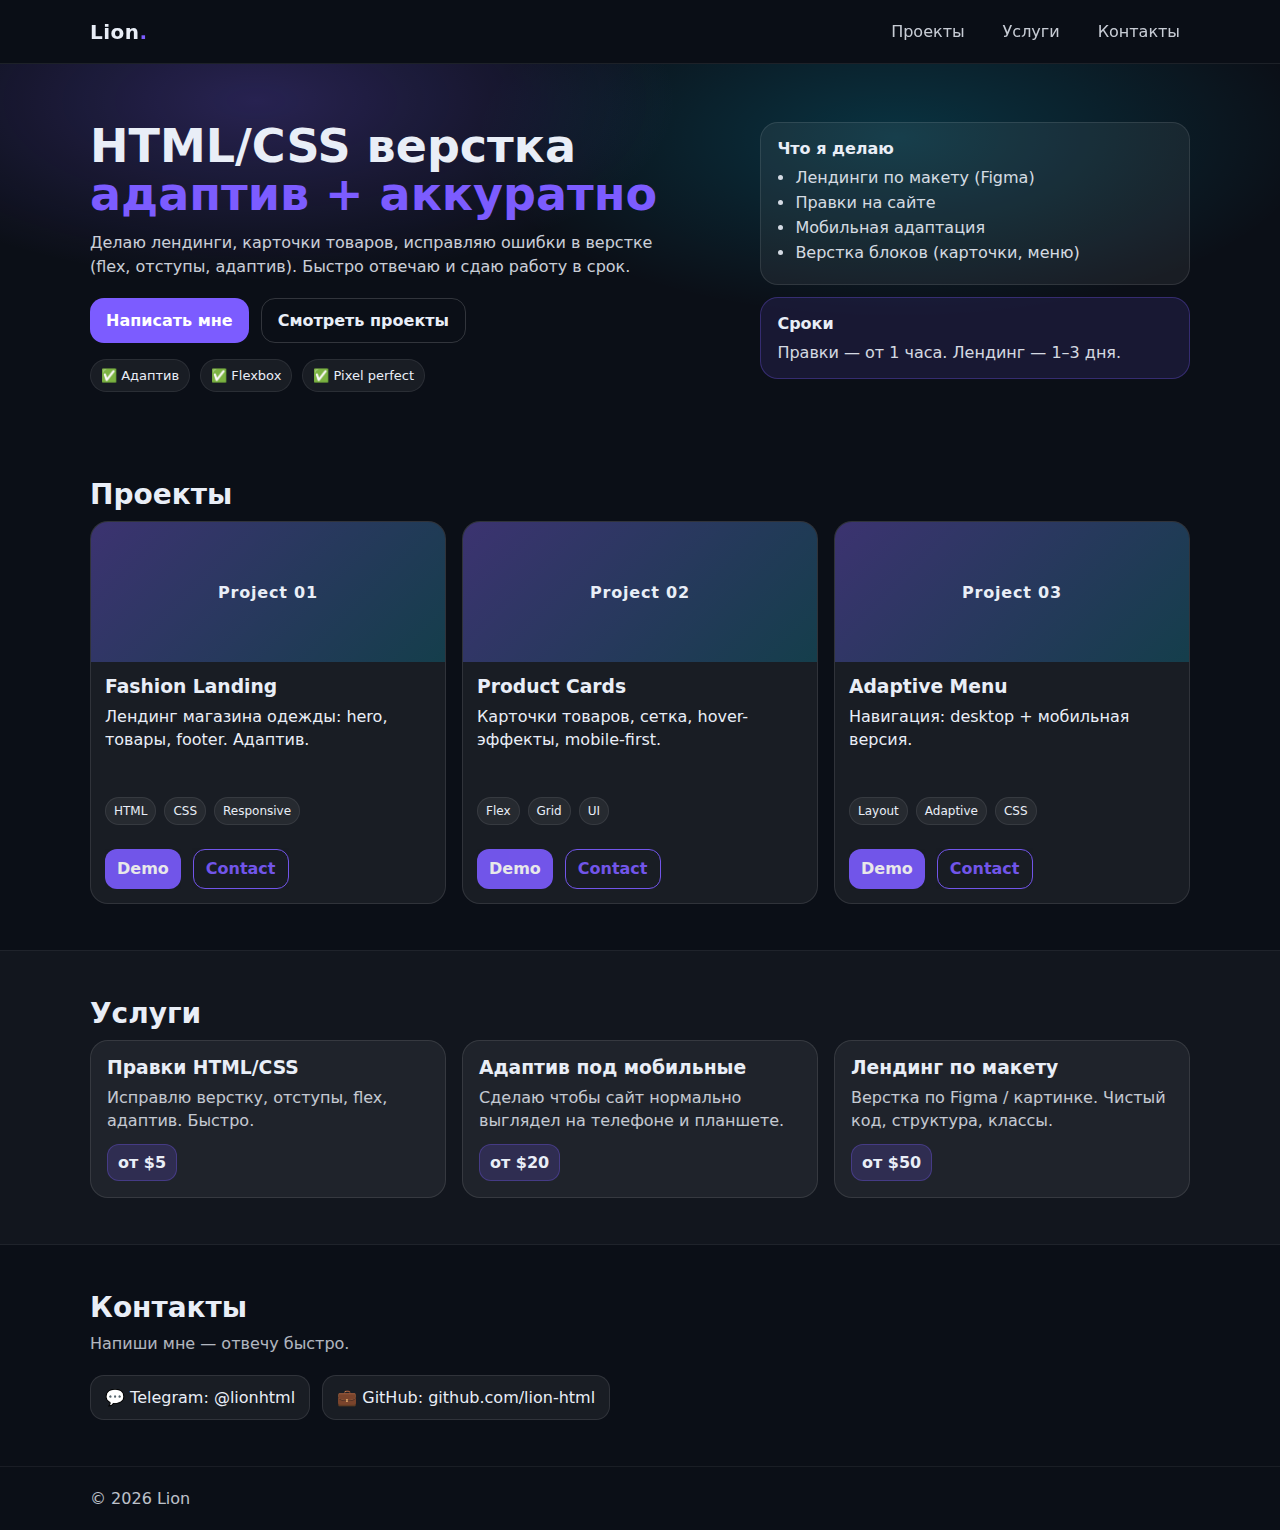
<file: index.html>
<!doctype html>
<html lang="ru">
<head>
  <meta charset="UTF-8" />
  <meta name="viewport" content="width=device-width, initial-scale=1.0" />
  <title>Lion — HTML/CSS Верстка</title>
  <link rel="stylesheet" href="style.css" />
</head>
<body>

  <header class="header">
    <div class="container header__inner">
      <div class="logo">Lion<span>.</span></div>

      <nav class="nav">
        <a href="#projects">Проекты</a>
        <a href="#services">Услуги</a>
        <a href="#contacts">Контакты</a>
      </nav>
    </div>
  </header>

  <main>
    <section class="hero">
      <div class="container hero__inner">
        <div class="hero__text">
          <h1>HTML/CSS верстка <br><span>адаптив + аккуратно</span></h1>
          <p>
            Делаю лендинги, карточки товаров, исправляю ошибки в верстке (flex, отступы, адаптив).
            Быстро отвечаю и сдаю работу в срок.
          </p>

          <div class="hero__buttons">
            <a class="btn" href="#contacts">Написать мне</a>
            <a class="btn btn--ghost" href="#projects">Смотреть проекты</a>
          </div>

          <div class="badges">
            <span>✅ Адаптив</span>
            <span>✅ Flexbox</span>
            <span>✅ Pixel perfect</span>
          </div>
        </div>

        <div class="hero__card">
          <div class="mini">
            <div class="mini__title">Что я делаю</div>
            <ul class="mini__list">
              <li>Лендинги по макету (Figma)</li>
              <li>Правки на сайте</li>
              <li>Мобильная адаптация</li>
              <li>Верстка блоков (карточки, меню)</li>
            </ul>
          </div>

          <div class="mini mini--dark">
            <div class="mini__title">Сроки</div>
            <p class="mini__p">Правки — от 1 часа. Лендинг — 1–3 дня.</p>
          </div>
        </div>
      </div>
    </section>

    <section id="projects" class="section">
      <div class="container">
        <h2>Проекты</h2>        

        <div class="grid">
          <article class="project">
            <div class="project__img">Project 01</div>
            <div class="project__body">
              <h3>Fashion Landing</h3>
              <p>Лендинг магазина одежды: hero, товары, footer. Адаптив.</p>
              <div class="tags">
                <span>HTML</span><span>CSS</span><span>Responsive</span>
              </div>
              <div class="links">
                <a href="./Landingpage/Homepage.html" target="_blank" class="demo-btn">Demo</a>
                <a href="#contacts" class="contact-btn">Contact</a>
              </div>
            </div>
          </article>

          <article class="project">
            <div class="project__img">Project 02</div>
            <div class="project__body">
              <h3>Product Cards</h3>
              <p>Карточки товаров, сетка, hover-эффекты, mobile-first.</p>
              <div class="tags">
                <span>Flex</span><span>Grid</span><span>UI</span>
              </div>
              <div class="links">
                <a href="./ProductCards/productindex.html" target="_blank" class="demo-btn">Demo</a>
                <a href="#contacts" class="contact-btn">Contact</a>
              </div>
            </div>
          </article>

          <article class="project">
            <div class="project__img">Project 03</div>
            <div class="project__body">
              <h3>Adaptive Menu</h3>
              <p>Навигация: desktop + мобильная версия.</p>
              <div class="tags">
                <span>Layout</span><span>Adaptive</span><span>CSS</span>
              </div>
              <div class="links">
                <a href="./Adaptivemenu/adaptive.html" target="_blank" class="demo-btn">Demo</a>
                <a href="#contacts" class="contact-btn">Contact</a>
              </div>
            </div>
          </article>
        </div>
      </div>
    </section>

    <section id="services" class="section section--soft">
      <div class="container">
        <h2>Услуги</h2>
        <div class="services">
          <div class="service">
            <h3>Правки HTML/CSS</h3>
            <p>Исправлю верстку, отступы, flex, адаптив. Быстро.</p>
            <div class="price">от $5</div>
          </div>
          <div class="service">
            <h3>Адаптив под мобильные</h3>
            <p>Сделаю чтобы сайт нормально выглядел на телефоне и планшете.</p>
            <div class="price">от $20</div>
          </div>
          <div class="service">
            <h3>Лендинг по макету</h3>
            <p>Верстка по Figma / картинке. Чистый код, структура, классы.</p>
            <div class="price">от $50</div>
          </div>
        </div>
      </div>
    </section>

    <section id="contacts" class="section">
      <div class="container">
        <h2>Контакты</h2>
        <p class="sub">Напиши мне — отвечу быстро.</p>

        <div class="contacts">
          <a class="contact" href="t.me/lionhtml" target="_blank">💬 Telegram: @lionhtml</a>
          <a class="contact" href="#" target="_blank">💼 GitHub: github.com/lion-html</a>
        </div>        
      </div>
    </section>
  </main>

  <footer class="footer">
    <div class="container">
      <span>© <span id="year"></span> Lion</span>
    </div>
  </footer>

  <script>
    document.getElementById('year').textContent = new Date().getFullYear();
  </script>
</body>
</html>
</file>
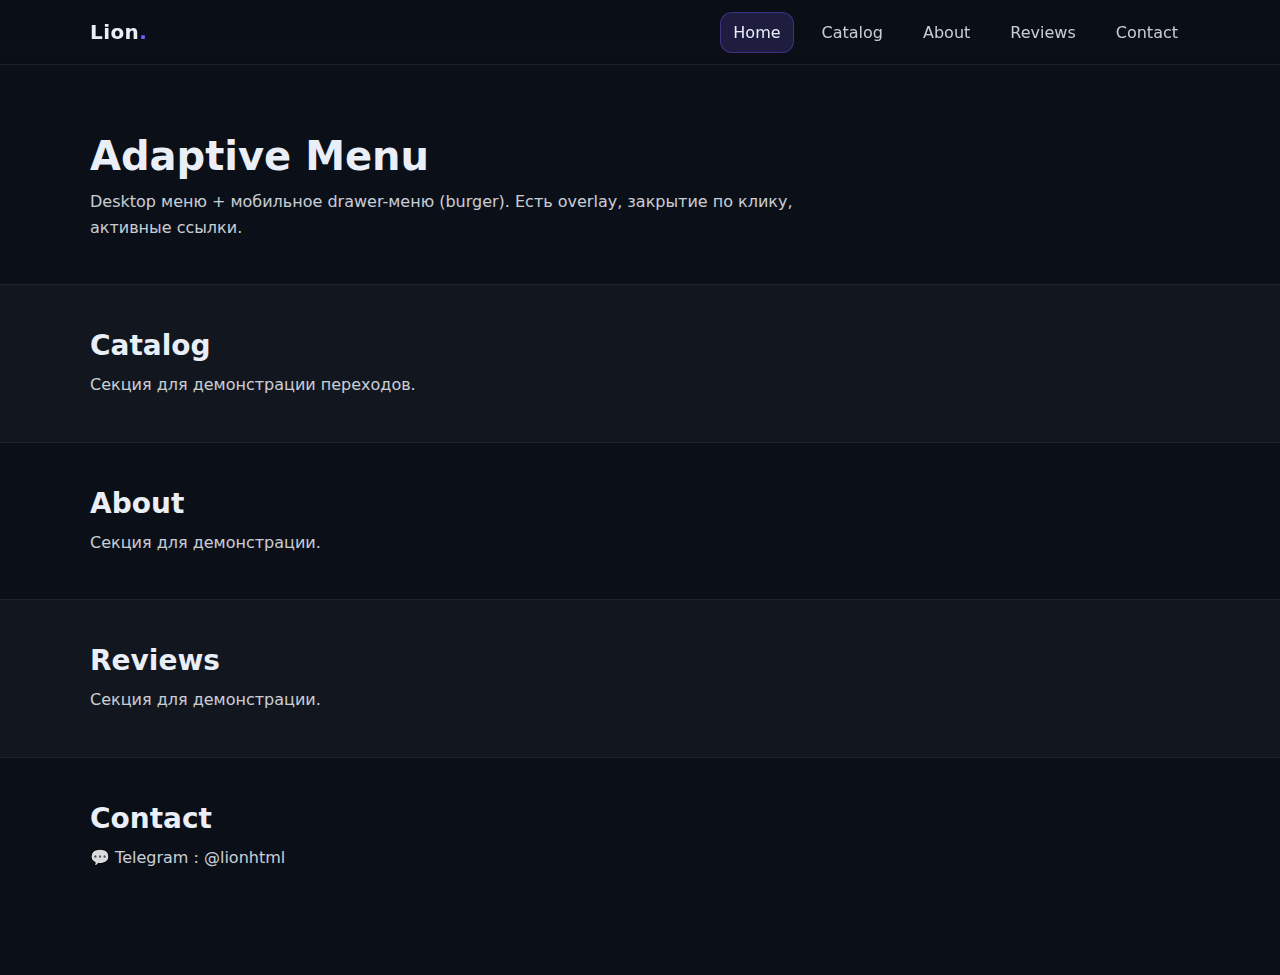
<file: Adaptivemenu/adaptive.html>
<!doctype html>
<html lang="ru">
<head>
  <meta charset="UTF-8" />
  <meta name="viewport" content="width=device-width, initial-scale=1.0"/>
  <title>Adaptive Menu</title>
  <link rel="stylesheet" href="./adaptive.css"/>
</head>
<body>

  <!-- HEADER -->
  <header class="header" id="header">
    <div class="container header__inner">
      <a class="logo" href="#">Lion<span>.</span></a>

      <!-- Desktop nav -->
      <nav class="nav nav--desktop" aria-label="Main navigation">
        <a class="nav__link is-active" href="#home">Home</a>
        <a class="nav__link" href="#catalog">Catalog</a>
        <a class="nav__link" href="#about">About</a>
        <a class="nav__link" href="#reviews">Reviews</a>
        <a class="nav__link" href="#contacts">Contact</a>
      </nav>

      <!-- Burger -->
      <button class="burger" id="burger" aria-label="Open menu" aria-controls="mobileMenu" aria-expanded="false">
        <span></span><span></span><span></span>
      </button>
    </div>
  </header>

  <!-- Overlay -->
  <div class="overlay" id="overlay"></div>

  <!-- Mobile drawer -->
  <aside class="drawer" id="mobileMenu" aria-label="Mobile menu">
    <div class="drawer__top">
      <div class="drawer__title">Menu</div>
      <button class="close" id="closeBtn" aria-label="Close menu">✕</button>
    </div>

    <nav class="nav nav--mobile">
      <a class="nav__link is-active" href="#home">Home</a>
      <a class="nav__link" href="#catalog">Catalog</a>
      <a class="nav__link" href="#about">About</a>
      <a class="nav__link" href="#reviews">Reviews</a>
      <a class="nav__link" href="#contacts">Contact</a>
    </nav>

    <div class="drawer__bottom">
      <a class="cta" href="#contacts">Write in Telegram</a>
      <p class="hint">Нажми на пункт меню — drawer закроется автоматически.</p>
    </div>
  </aside>

  <!-- CONTENT (для демонстрации) -->
  <main class="main">
    <section id="home" class="section">
      <div class="container">
        <h1>Adaptive Menu</h1>
        <p>Desktop меню + мобильное drawer-меню (burger). Есть overlay, закрытие по клику, активные ссылки.</p>
      </div>
    </section>

    <section id="catalog" class="section section--soft">
      <div class="container">
        <h2>Catalog</h2>
        <p>Секция для демонстрации переходов.</p>
      </div>
    </section>

    <section id="about" class="section">
      <div class="container">
        <h2>About</h2>
        <p>Секция для демонстрации.</p>
      </div>
    </section>

    <section id="reviews" class="section section--soft">
      <div class="container">
        <h2>Reviews</h2>
        <p>Секция для демонстрации.</p>
      </div>
    </section>

    <section id="contacts" class="section">
      <div class="container">
        <h2>Contact</h2>
        <p>💬 Telegram : @lionhtml</p>
      </div>
    </section>
  </main>

  <script src="./adaptive.js"></script>
</body>
</html>
</file>
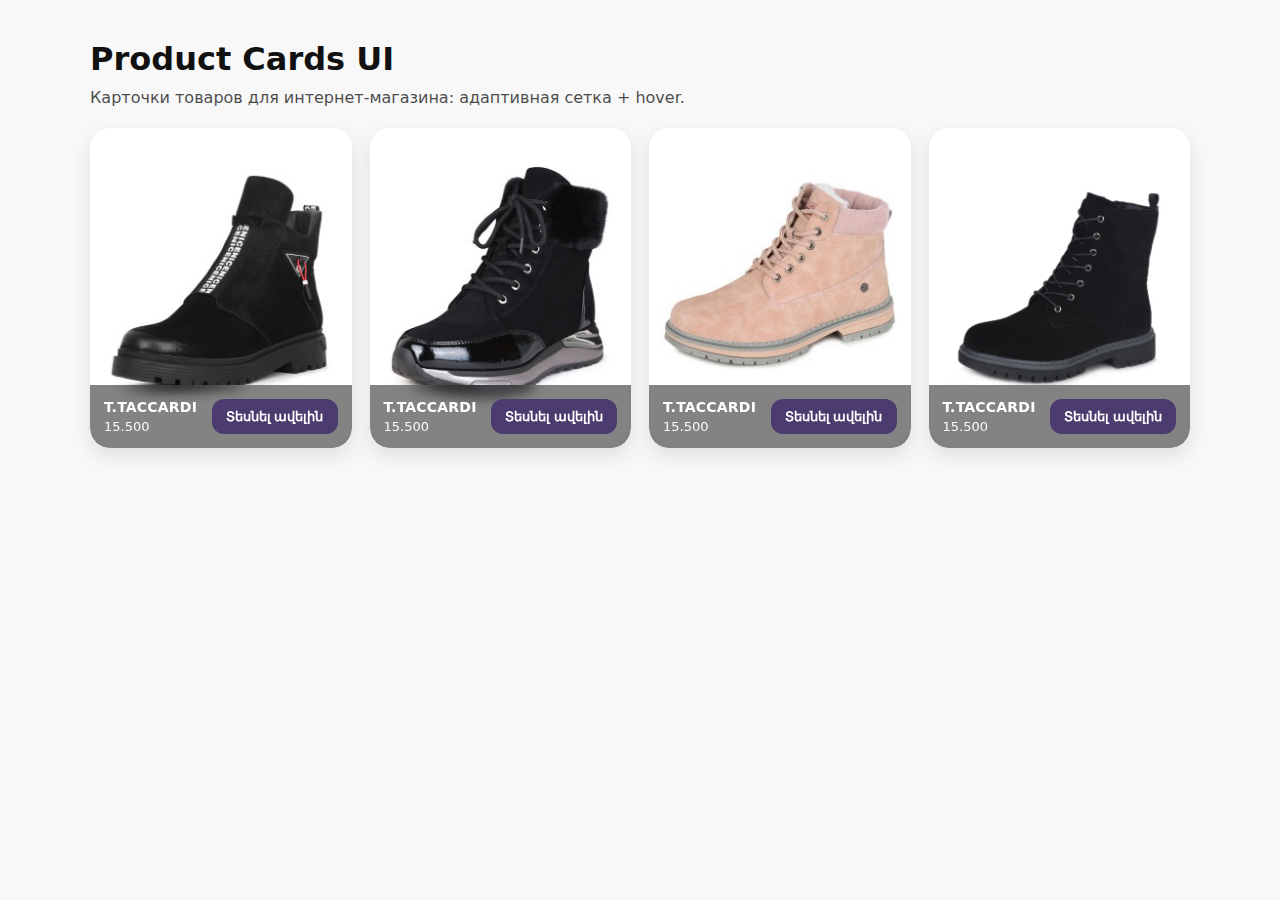
<file: ProductCards/productindex.html>
<!doctype html>
<html lang="hy">
<head>
  <meta charset="UTF-8" />
  <meta name="viewport" content="width=device-width, initial-scale=1.0" />
  <title>Product Cards UI</title>
  <link rel="stylesheet" href="./productstyle.css" />
</head>

<body>
  <main class="page">
    <section class="container">
      <header class="top">
        <h1 class="title">Product Cards UI</h1>
        <p class="subtitle">Карточки товаров для интернет-магазина: адаптивная сетка + hover.</p>
      </header>

      <div class="tesakani">
        <!-- Card 1 -->
        <article class="tesak">
          <div class="tesak-img tesak1" aria-label="Product image"></div>
          <div class="tesak-avelin">
            <div class="text">
              <div class="brand">T.TACCARDI</div>
              <div class="price">15.500</div>
            </div>
            <button class="btn" type="button">Տեսնել ավելին</button>
          </div>
        </article>

        <!-- Card 2 -->
        <article class="tesak">
          <div class="tesak-img tesak2" aria-label="Product image"></div>
          <div class="tesak-avelin">
            <div class="text">
              <div class="brand">T.TACCARDI</div>
              <div class="price">15.500</div>
            </div>
            <button class="btn" type="button">Տեսնել ավելին</button>
          </div>
        </article>

        <!-- Card 3 -->
        <article class="tesak">
          <div class="tesak-img tesak3" aria-label="Product image"></div>
          <div class="tesak-avelin">
            <div class="text">
              <div class="brand">T.TACCARDI</div>
              <div class="price">15.500</div>
            </div>
            <button class="btn" type="button">Տեսնել ավելին</button>
          </div>
        </article>

        <!-- Card 4 -->
        <article class="tesak">
          <div class="tesak-img tesak4" aria-label="Product image"></div>
          <div class="tesak-avelin">
            <div class="text">
              <div class="brand">T.TACCARDI</div>
              <div class="price">15.500</div>
            </div>
            <button class="btn" type="button">Տեսնել ավելին</button>
          </div>
        </article>
      </div>
    </section>
  </main>
</body>
</html>
</file>
<file: style.css>
* {
  box-sizing: border-box;
}

html {
  scroll-behavior: smooth;
}

body {
  margin: 0;
  font-family: system-ui, -apple-system, Segoe UI, Roboto, Arial, sans-serif;
  background: #0b0f17;
  color: #e9eef7;
}

a {
  color: inherit;
  text-decoration: none;
}

.container {
  width: min(1100px, 92%);
  margin: 0 auto;
}

/* HEADER */
.header {
  position: sticky;
  top: 0;
  z-index: 10;
  background: rgba(11, 15, 23, .75);
  backdrop-filter: blur(10px);
  border-bottom: 1px solid rgba(255, 255, 255, .08);
}

.header__inner {
  display: flex;
  align-items: center;
  justify-content: space-between;
  padding: 14px 0;
}

.logo {
  font-weight: 800;
  letter-spacing: .5px;
  font-size: 20px;
}

.logo span {
  color: #7c5cff;
}

.nav {
  display: flex;
  gap: 18px;
}

.nav a {
  opacity: .85;
  padding: 8px 10px;
  border-radius: 10px;
}

.nav a:hover {
  background: rgba(255, 255, 255, .06);
  opacity: 1;
}

/* HERO */
.hero {
  padding: 58px 0 40px;
  background:
    radial-gradient(700px 300px at 20% 10%, rgba(124, 92, 255, .25), transparent 60%),
    radial-gradient(700px 300px at 70% 20%, rgba(0, 212, 255, .18), transparent 60%);
}

.hero__inner {
  display: grid;
  grid-template-columns: 1.2fr .8fr;
  gap: 26px;
  align-items: start;
}

.hero__text h1 {
  margin: 0 0 12px;
  font-size: clamp(28px, 4vw, 46px);
  line-height: 1.05;
}

.hero__text h1 span {
  color: #7c5cff;
}

.hero__text p {
  margin: 0 0 18px;
  opacity: .86;
  max-width: 58ch;
  line-height: 1.55;
}

.hero__buttons {
  display: flex;
  gap: 12px;
  flex-wrap: wrap;
}

.btn {
  display: inline-flex;
  align-items: center;
  justify-content: center;
  padding: 12px 16px;
  border-radius: 14px;
  background: #7c5cff;
  color: #fff;
  font-weight: 700;
}

.btn--ghost {
  background: transparent;
  border: 1px solid rgba(255, 255, 255, .16);
  color: #e9eef7;
}

.btn:hover {
  transform: translateY(-1px);
}

.badges {
  margin-top: 16px;
  display: flex;
  gap: 10px;
  flex-wrap: wrap;
}

.badges span {
  font-size: 13px;
  padding: 8px 10px;
  border-radius: 999px;
  background: rgba(255, 255, 255, .06);
  border: 1px solid rgba(255, 255, 255, .08);
}

/* right side card */
.hero__card {
  display: grid;
  gap: 12px;
}

.mini {
  border-radius: 18px;
  padding: 16px;
  background: rgba(255, 255, 255, .06);
  border: 1px solid rgba(255, 255, 255, .10);
}

.mini--dark {
  background: rgba(124, 92, 255, .12);
  border-color: rgba(124, 92, 255, .30);
}

.mini__title {
  font-weight: 800;
  margin-bottom: 10px;
}

.mini__list {
  margin: 0;
  padding-left: 18px;
  opacity: .9;
}

.mini__list li {
  margin: 6px 0;
}

.mini__p {
  margin: 0;
  opacity: .9;
}

/* SECTION */
.section {
  padding: 46px 0;
}

.section--soft {
  background: rgba(255, 255, 255, .03);
  border-top: 1px solid rgba(255, 255, 255, .06);
  border-bottom: 1px solid rgba(255, 255, 255, .06);
}

h2 {
  margin: 0 0 10px;
  font-size: 28px;
}

.sub {
  opacity: .75;
  margin: 0 0 22px;
}

/* Projects grid */
.grid {
  display: grid;
  grid-template-columns: repeat(3, 1fr);
  gap: 16px;
}

.project {
  display: flex;
  flex-direction: column;
  height: 100%;
  border-radius: 18px;
  overflow: hidden;
  background: rgba(255, 255, 255, .06);
  border: 1px solid rgba(255, 255, 255, .10);
}

.project__img {
  height: 140px;
  display: flex;
  align-items: center;
  justify-content: center;
  font-weight: 800;
  letter-spacing: .8px;
  background:
    linear-gradient(135deg, rgba(124, 92, 255, .35), rgba(0, 212, 255, .18));
}

.project__body {
  display: flex;
  flex-direction: column;
  flex: 1;
  padding: 14px;
}

.project__body h3 {
  margin: 0 0 8px;
}

.project__body p {
  margin: 0 0 10px;
  display: -webkit-box;
  -webkit-box-orient: vertical;
  overflow: hidden;
  min-height: calc(1.45em * 3);
  line-height: 1.45;
}

.tags {
  display: flex;
  gap: 8px;
  flex-wrap: wrap;
  margin-bottom: 10px;
  margin-top: 12px;
}

.tags span {
  font-size: 12px;
  padding: 6px 8px;
  border-radius: 999px;
  background: rgba(255, 255, 255, .06);
  border: 1px solid rgba(255, 255, 255, .08);
}

.links {
  margin-top: auto;
  display: flex;
  gap: 12px;
  flex-wrap: wrap;
  padding-top: 14px;
}

.links a {
  font-weight: 700;
  opacity: .9;
}

.links a:hover {
  opacity: 1;
  text-decoration: underline;
}

/* Services */
.services {
  display: grid;
  grid-template-columns: repeat(3, 1fr);
  gap: 16px;
}

.service {
  border-radius: 18px;
  padding: 16px;
  background: rgba(255, 255, 255, .06);
  border: 1px solid rgba(255, 255, 255, .10);
}

.service h3 {
  margin: 0 0 8px;
}

.service p {
  margin: 0 0 12px;
  opacity: .82;
  line-height: 1.45;
}

.price {
  display: inline-block;
  padding: 8px 10px;
  border-radius: 12px;
  background: rgba(124, 92, 255, .18);
  border: 1px solid rgba(124, 92, 255, .30);
  font-weight: 800;
}


.contacts {
  display: flex;
  gap: 12px;
  flex-wrap: wrap;
}

.contact {
  padding: 12px 14px;
  border-radius: 14px;
  background: rgba(255, 255, 255, .06);
  border: 1px solid rgba(255, 255, 255, .10);
}

.demo-btn,
.contact-btn {
  min-height: 40px;
  display: inline-flex;
  align-items: center;
  justify-content: center;
}

.demo-btn {
  background: #7c5cff;
  color: #fff;
  padding: 8px 12px;
  border-radius: 12px;
  font-weight: 700;
}

.demo-btn:hover {
  opacity: .9;
}

.contact-btn {
  background: transparent;
  color: #7c5cff;
  padding: 8px 12px;
  border-radius: 12px;
  font-weight: 700;
  border: 1px solid #7c5cff;
}

.contact-btn:hover {
  background: #7c5cff;
  color: #fff;
}


.contact:hover {
  background: rgba(255, 255, 255, .09);
}

.note {
  margin-top: 14px;
  opacity: .7;
}


.footer {
  padding: 22px 0;
  border-top: 1px solid rgba(255, 255, 255, .08);
  opacity: .8;
}



@media (max-width: 900px) {
  .hero__inner {
    grid-template-columns: 1fr;
  }

  .grid {
    grid-template-columns: 1fr;
  }

  .services {
    grid-template-columns: 1fr;
  }

  .nav {
    gap: 8px;
  }
}
</file>
<file: Adaptivemenu/adaptive.css>
*{ box-sizing:border-box; margin:0; padding:0; }
html{ scroll-behavior:smooth; }
body{
  font-family: system-ui, -apple-system, Segoe UI, Roboto, Arial, sans-serif;
  background:#0b0f17;
  color:#e9eef7;
}
a{ color:inherit; text-decoration:none; }

.container{ width:min(1100px,92%); margin:0 auto; }

/* HEADER */
.header{
  position: sticky;
  top: 0;
  z-index: 50;
  background: rgba(11,15,23,.75);
  backdrop-filter: blur(10px);
  border-bottom: 1px solid rgba(255,255,255,.08);
  transition: box-shadow .2s ease;
}
.header.is-scrolled{
  box-shadow: 0 10px 30px rgba(0,0,0,.25);
}
.header__inner{
  height: 64px;
  display:flex;
  align-items:center;
  justify-content:space-between;
}

.logo{
  font-weight: 900;
  letter-spacing: .4px;
  font-size: 20px;
}
.logo span{ color:#7c5cff; }

/* NAV LINKS */
.nav{ display:flex; gap:16px; align-items:center; }
.nav__link{
  opacity:.85;
  padding: 10px 12px;
  border-radius: 12px;
  transition: background .2s ease, opacity .2s ease;
}
.nav__link:hover{
  background: rgba(255,255,255,.06);
  opacity:1;
}
.nav__link.is-active{
  background: rgba(124,92,255,.18);
  border: 1px solid rgba(124,92,255,.35);
  opacity:1;
}

/* BURGER */
.burger{
  display:none;
  width:44px;
  height:44px;
  border-radius: 14px;
  border: 1px solid rgba(255,255,255,.12);
  background: rgba(255,255,255,.06);
  cursor:pointer;
  align-items:center;
  justify-content:center;
  gap:5px;
  flex-direction:column;
}
.burger span{
  width:18px;
  height:2px;
  background:#e9eef7;
  border-radius:999px;
  opacity:.9;
}

/* OVERLAY */
.overlay{
  position: fixed;
  inset: 0;
  background: rgba(0,0,0,.45);
  opacity: 0;
  pointer-events: none;
  transition: opacity .2s ease;
  z-index: 60;
}
.overlay.is-open{
  opacity: 1;
  pointer-events: auto;
}

/* DRAWER */
.drawer{
  position: fixed;
  top: 0;
  right: 0;
  height: 100vh;
  width: min(320px, 86vw);
  background: #0f1522;
  border-left: 1px solid rgba(255,255,255,.10);
  transform: translateX(100%);
  transition: transform .22s ease;
  z-index: 70;
  padding: 16px;
  display:flex;
  flex-direction:column;
  gap: 12px;
}
.drawer.is-open{
  transform: translateX(0);
}

.drawer__top{
  display:flex;
  align-items:center;
  justify-content:space-between;
  padding-bottom: 10px;
  border-bottom: 1px solid rgba(255,255,255,.08);
}
.drawer__title{ font-weight: 900; font-size: 16px; }

.close{
  width: 40px;
  height: 40px;
  border-radius: 14px;
  border: 1px solid rgba(255,255,255,.12);
  background: rgba(255,255,255,.06);
  color:#e9eef7;
  cursor:pointer;
}

.nav--mobile{
  display:flex;
  flex-direction:column;
  gap: 10px;
  padding-top: 6px;
}
.nav--mobile .nav__link{
  padding: 12px 12px;
}

.drawer__bottom{
  margin-top: auto;
  padding-top: 10px;
  border-top: 1px solid rgba(255,255,255,.08);
}
.cta{
  display:inline-flex;
  align-items:center;
  justify-content:center;
  width: 100%;
  padding: 12px 14px;
  border-radius: 14px;
  background: #7c5cff;
  color:#fff;
  font-weight: 800;
}
.cta:hover{ opacity:.92; }

.hint{
  margin-top: 10px;
  opacity: .7;
  font-size: 13px;
  line-height: 1.4;
}

/* CONTENT */
.main{ padding: 24px 0 60px; }
.section{ padding: 44px 0; }
.section--soft{
  background: rgba(255,255,255,.03);
  border-top: 1px solid rgba(255,255,255,.06);
  border-bottom: 1px solid rgba(255,255,255,.06);
}
h1{ font-size: 40px; margin-bottom: 10px; }
h2{ font-size: 28px; margin-bottom: 10px; }
p{ opacity:.85; line-height: 1.6; max-width: 70ch; }

/* RESPONSIVE */
@media (max-width: 900px){
  .nav--desktop{ display:none; }
  .burger{ display:flex; }
}
</file>
<file: ProductCards/productstyle.css>
* {
  box-sizing: border-box;
  margin: 0;
  padding: 0;
}

body{
  font-family: system-ui, -apple-system, Segoe UI, Roboto, Arial, sans-serif;
  background: #f8f8f8;
  color: #111;
}

.page{
  padding: 40px 0;
}

.container{
  width: min(1100px, 92%);
  margin: 0 auto;
}

.top{
  margin-bottom: 18px;
}

.title{
  font-size: 32px;
  font-weight: 800;
  margin-bottom: 8px;
}

.subtitle{
  opacity: .75;
  line-height: 1.5;
  margin-bottom: 18px;
}

/* GRID */
.tesakani{
  display: grid;
  grid-template-columns: repeat(4, 1fr);
  gap: 18px;
}

/* CARD */
.tesak{
  position: relative;
  border-radius: 20px;
  overflow: hidden;
  background: #fff;
  box-shadow: 0 8px 20px rgba(0,0,0,0.10);
  transition: transform .2s ease, box-shadow .2s ease;
}

.tesak:hover{
  transform: translateY(-4px);
  box-shadow: 0 14px 30px rgba(0,0,0,0.14);
}

/* IMAGE */
.tesak-img{
  width: 100%;
  height: 320px;
  background-repeat: no-repeat;
  background-position: center;
  background-size: contain; 
  background-color: #fff;
}


.tesak1 { background-image: url("./tesak1.jpg"); }
.tesak2 { background-image: url("./tesak2.jpg"); }
.tesak3 { background-image: url("./tesak3.jpg"); }
.tesak4 { background-image: url("./tesak4.jpg"); }

/* BOTTOM INFO */
.tesak-avelin{
  position: absolute;
  left: 0;
  bottom: 0;
  width: 100%;
  padding: 14px 14px;
  display: flex;
  justify-content: space-between;
  align-items: center;
  gap: 12px;
  background: rgba(30, 30, 30, 0.55);
  backdrop-filter: blur(6px);
}

.text{
  color: #fff;
}

.brand{
  font-weight: 800;
  font-size: 14px;
  letter-spacing: .2px;
}

.price{
  font-size: 13px;
  opacity: .95;
  margin-top: 4px;
}

/* BUTTON */
.btn{
  border: 0;
  cursor: pointer;
  border-radius: 12px;
  padding: 10px 14px;
  font-weight: 700;
  font-size: 13px;

  background: #4c3b6e;
  color: #fff;
  transition: opacity .2s ease, transform .2s ease;
}

.btn:hover{
  opacity: .92;
  transform: translateY(-1px);
}

/* RESPONSIVE */
@media (max-width: 1100px){
  .tesakani{ grid-template-columns: repeat(3, 1fr); }
}

@media (max-width: 850px){
  .tesakani{ grid-template-columns: repeat(2, 1fr); }
}

@media (max-width: 520px){
  .tesakani{ grid-template-columns: 1fr; }
  .tesak-img{ height: 300px; }
}
</file>
